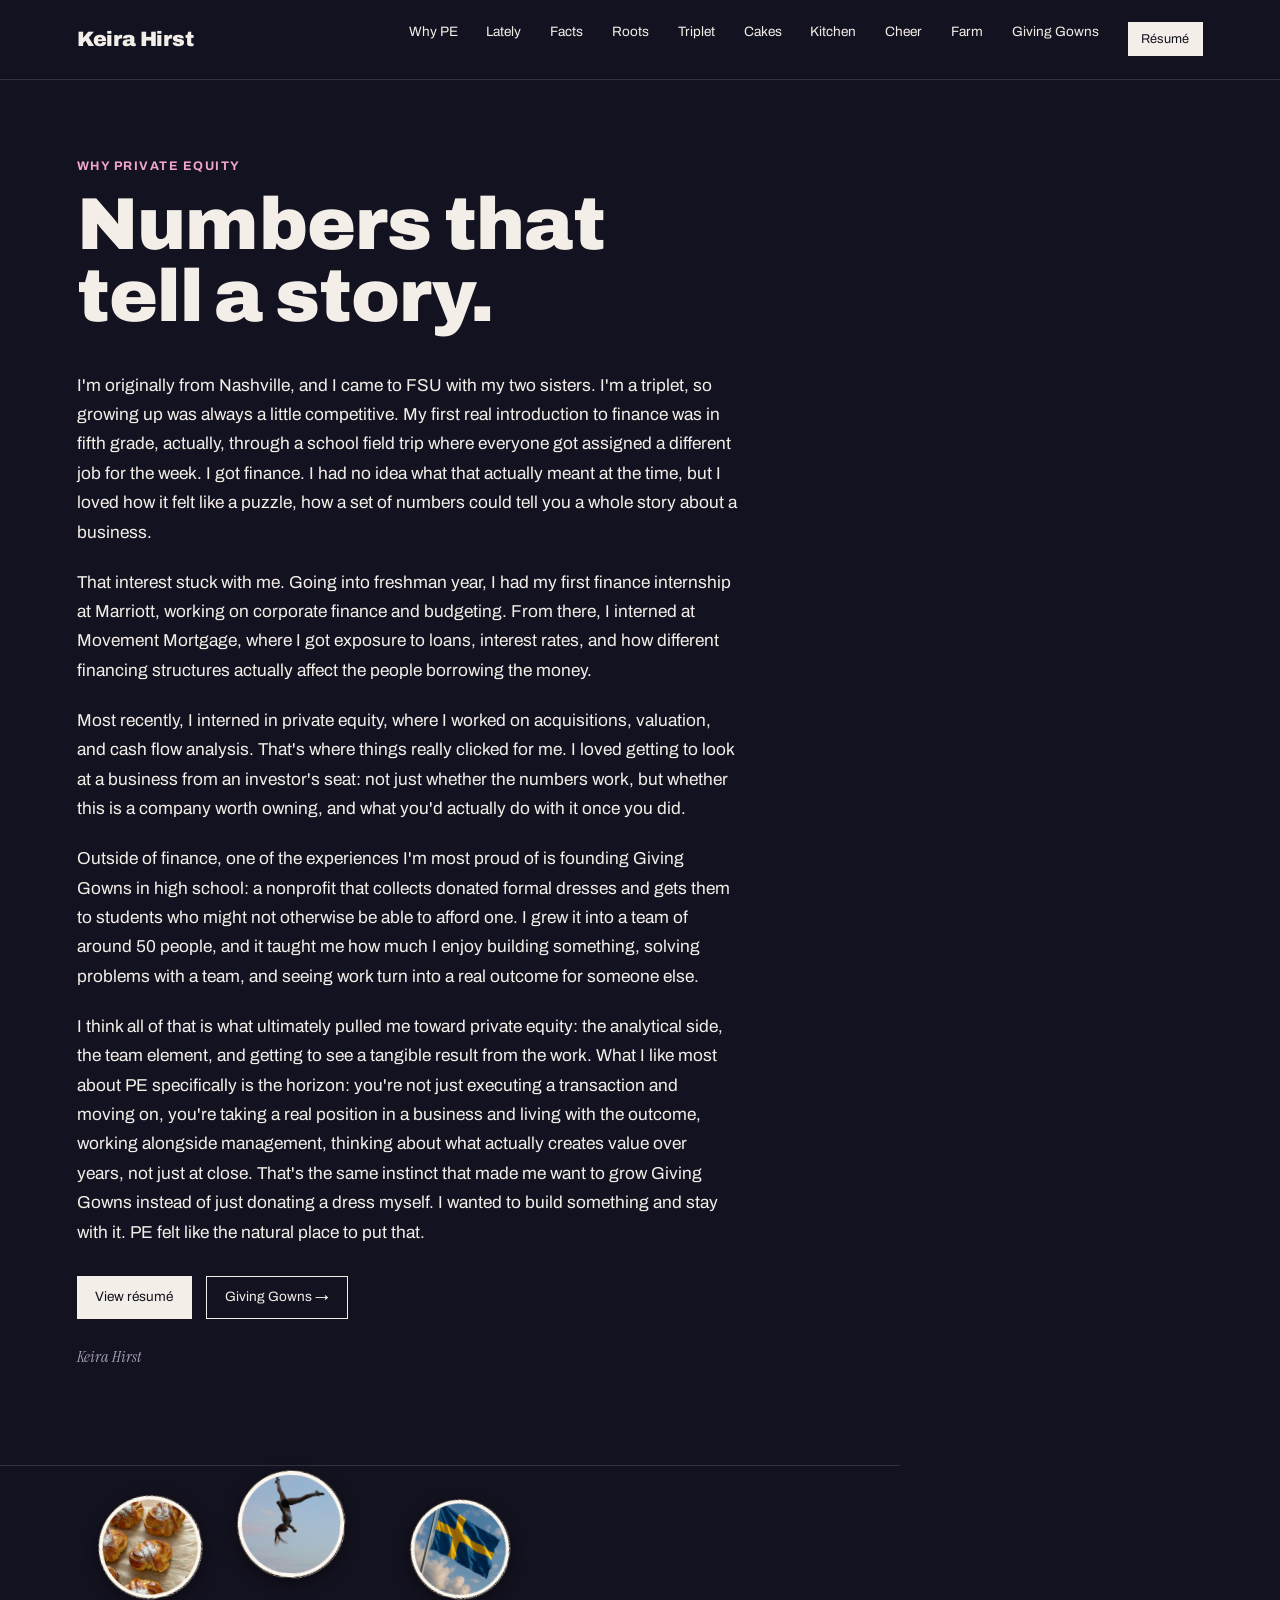
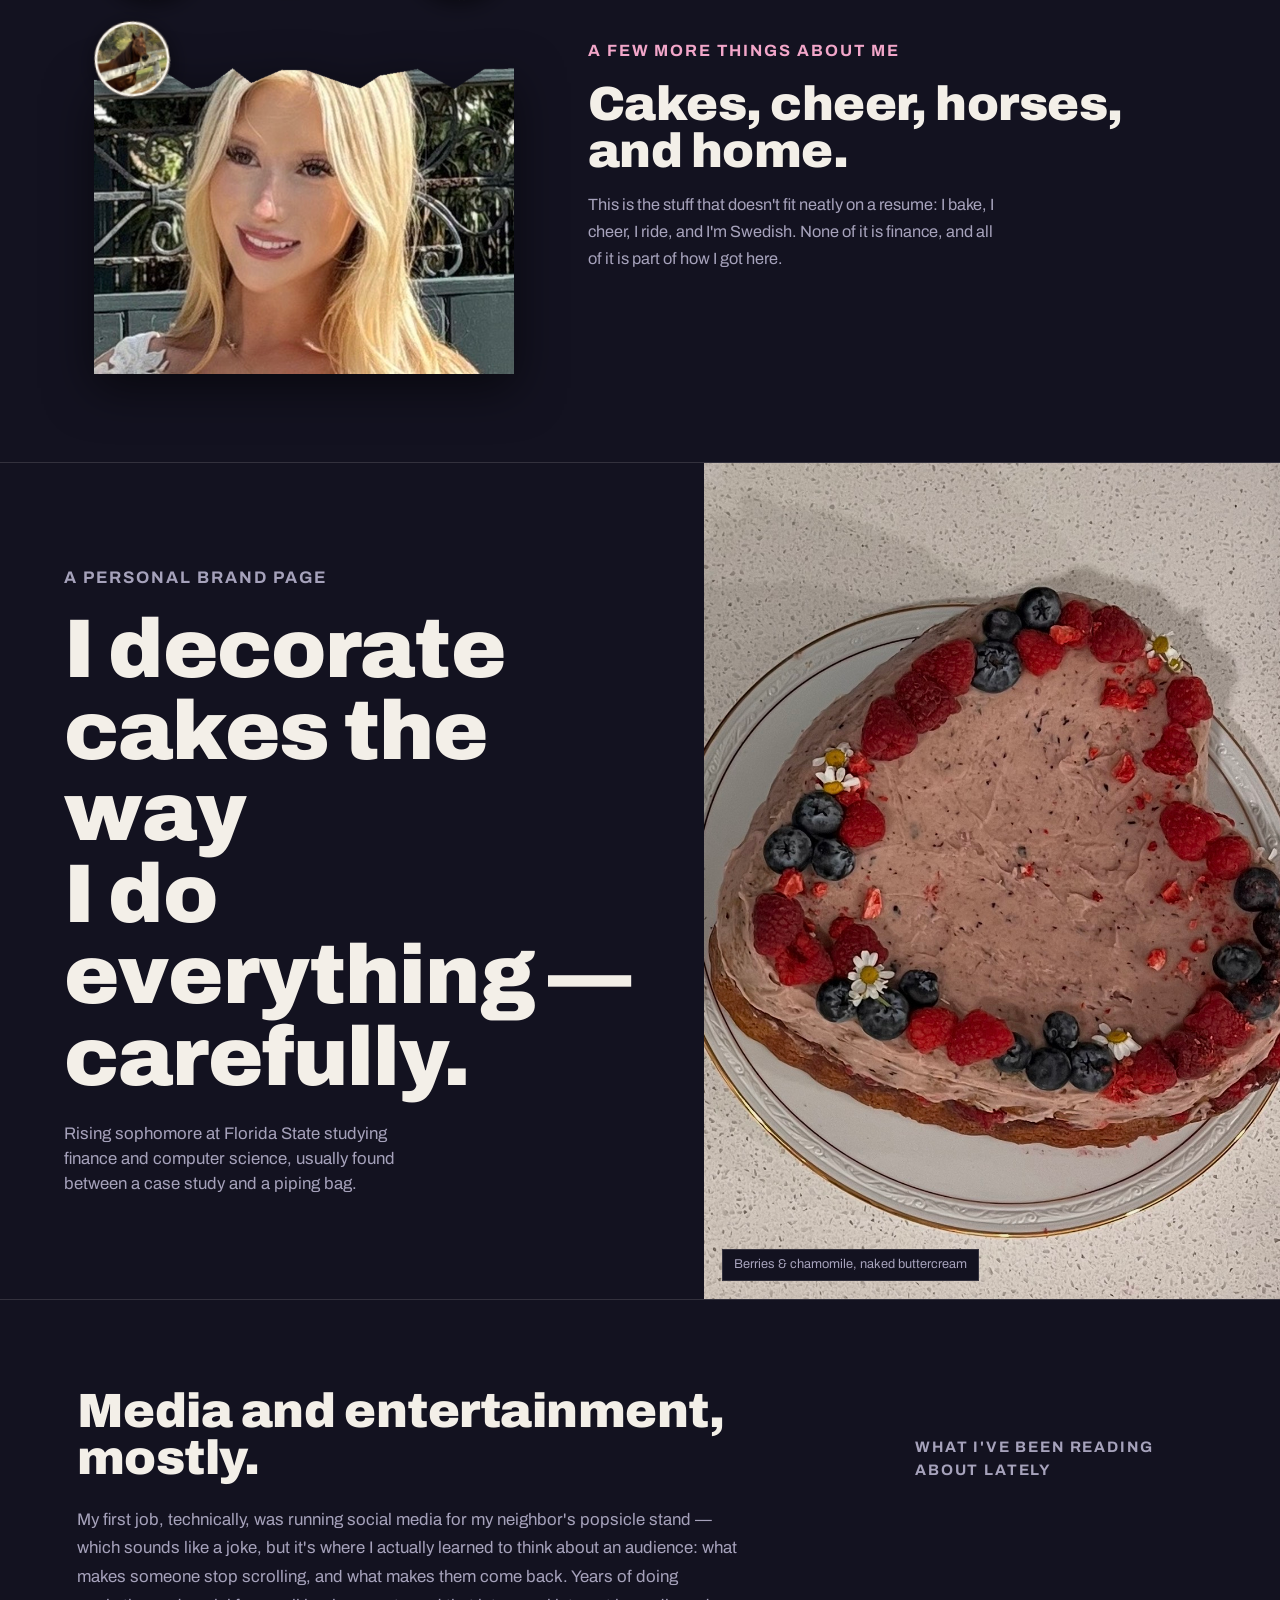
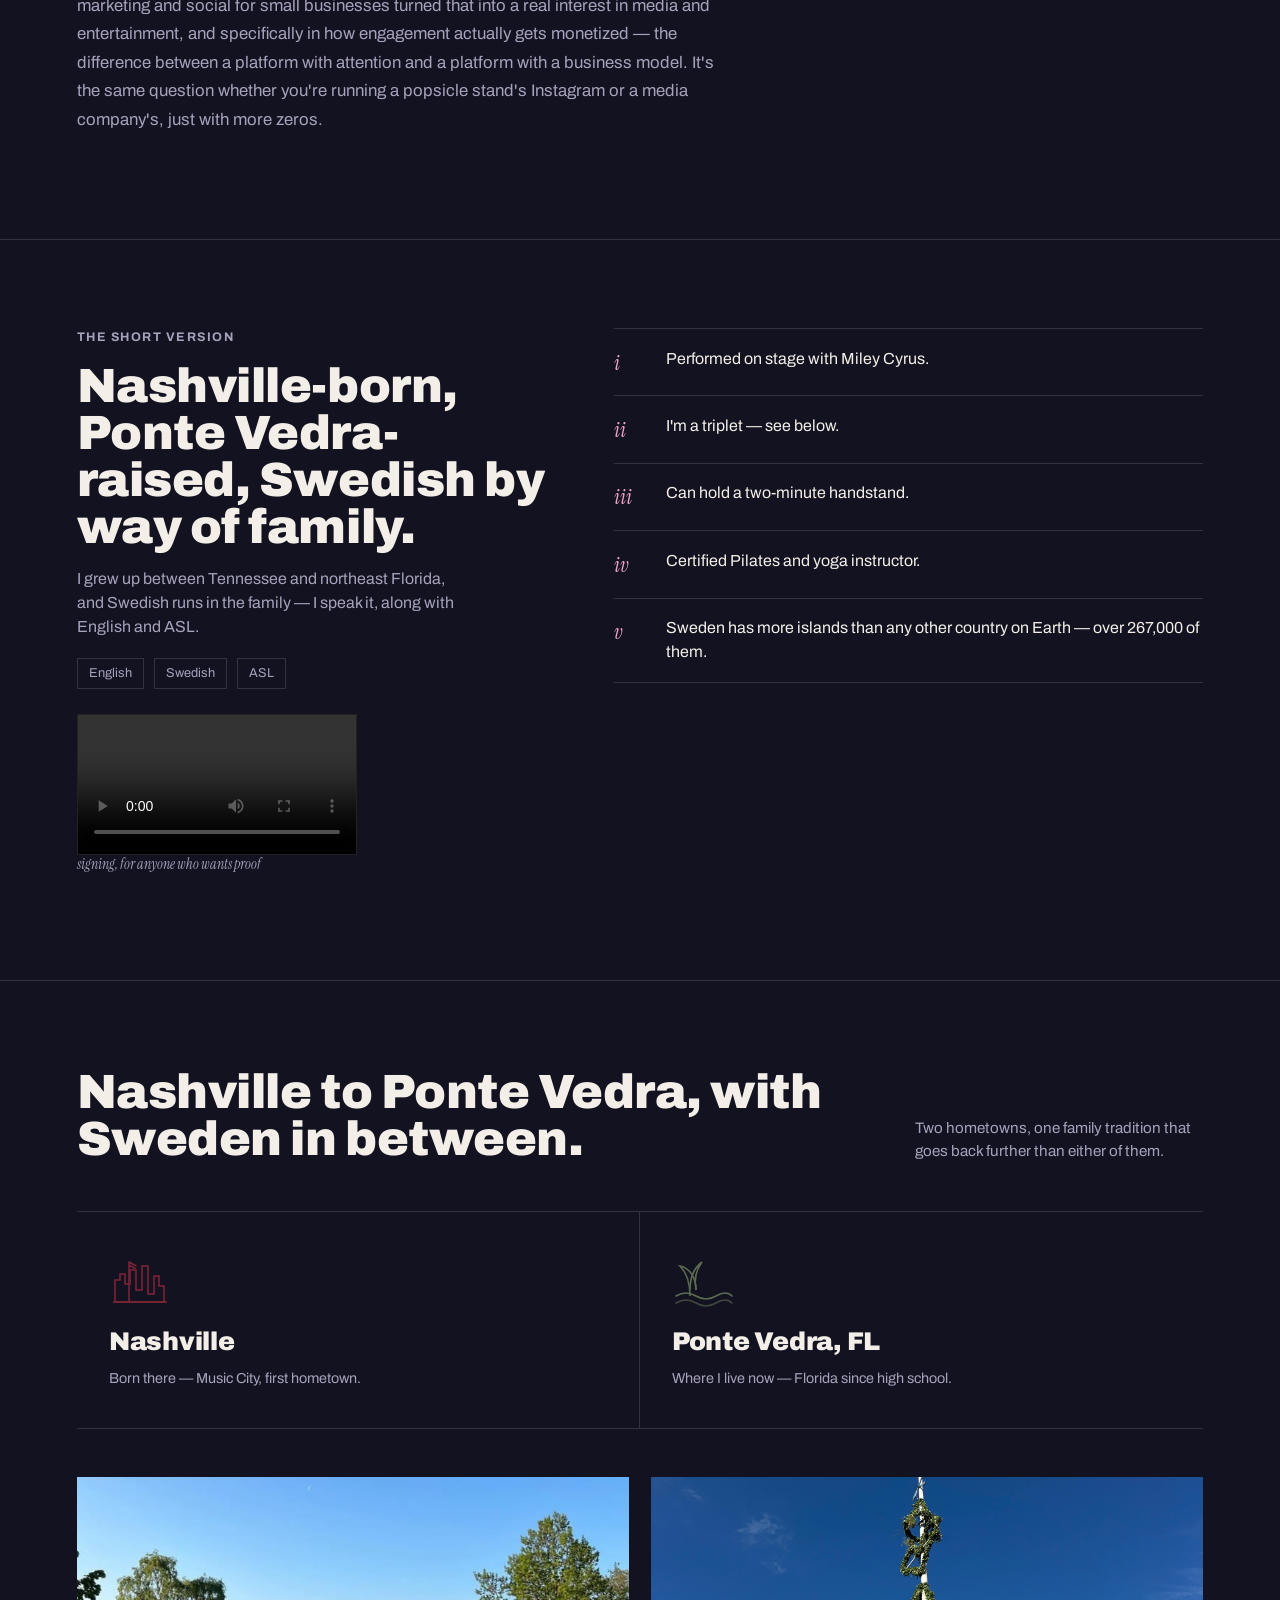
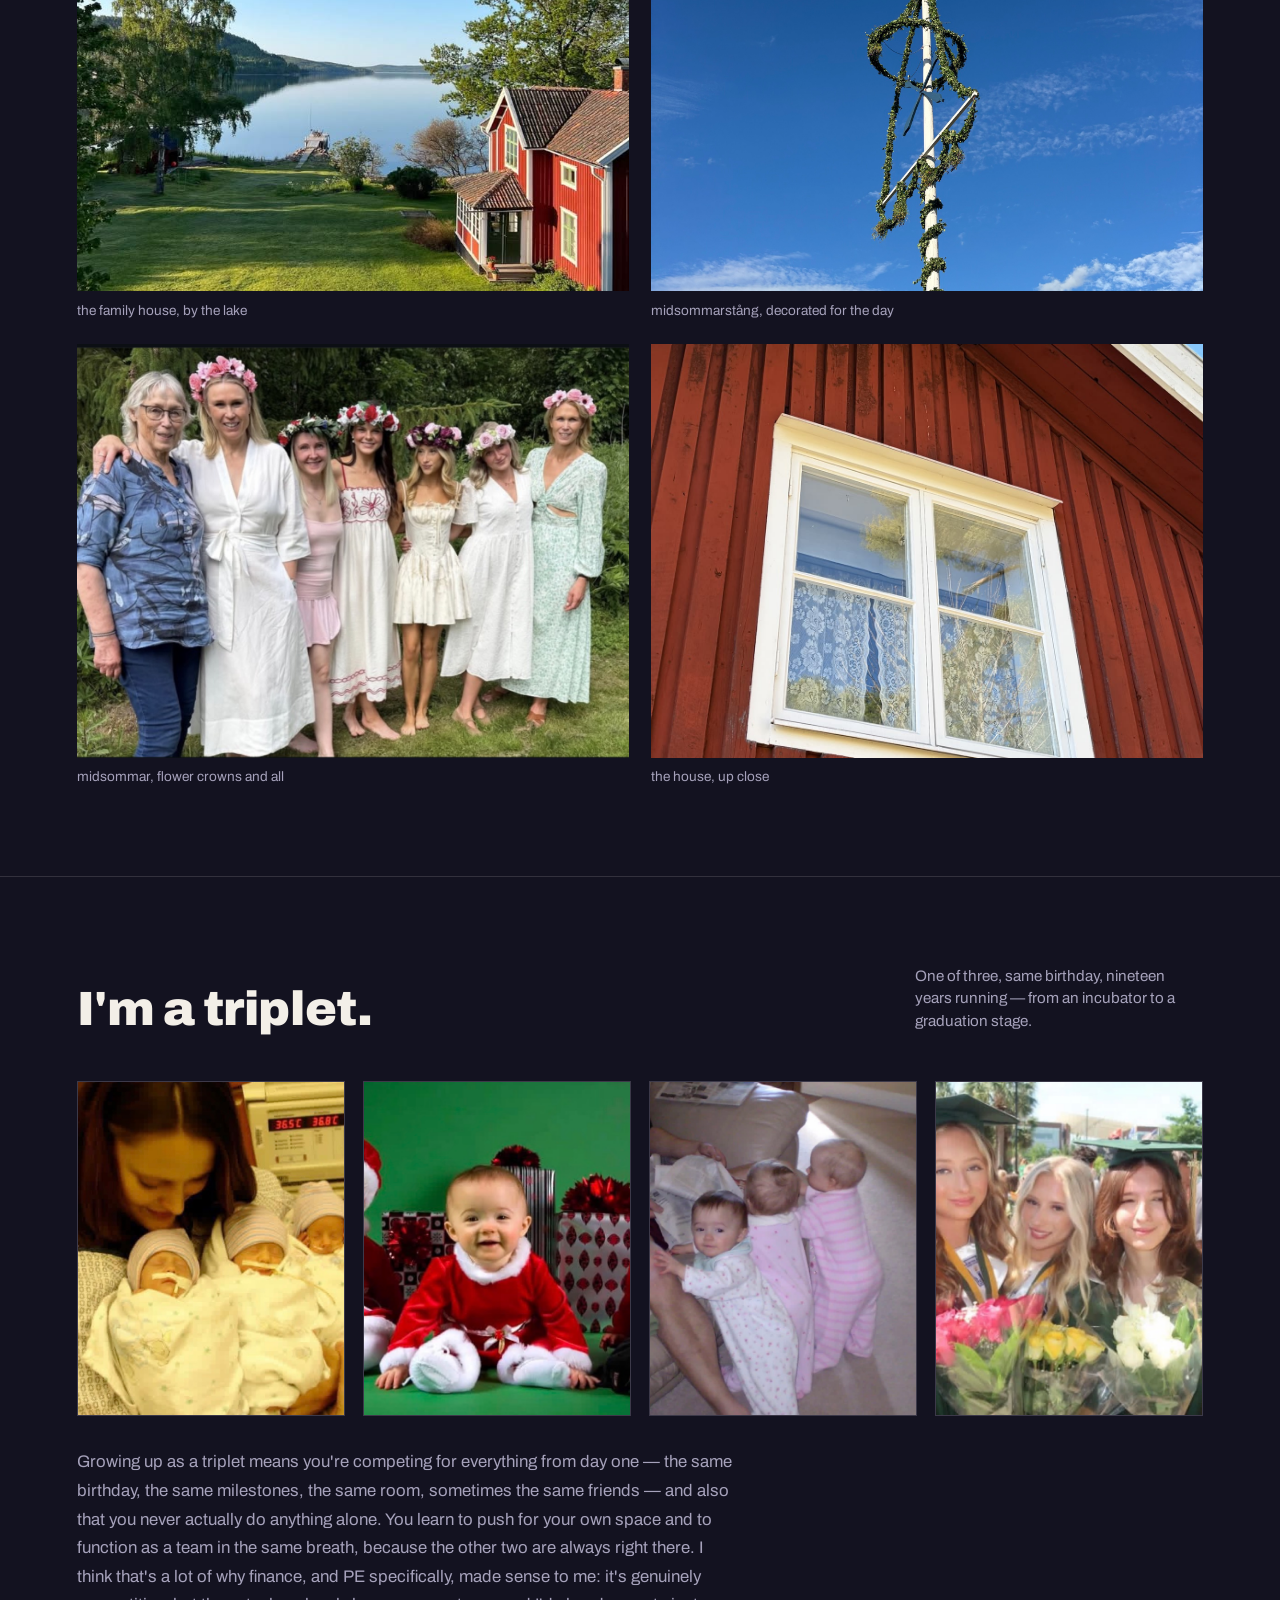
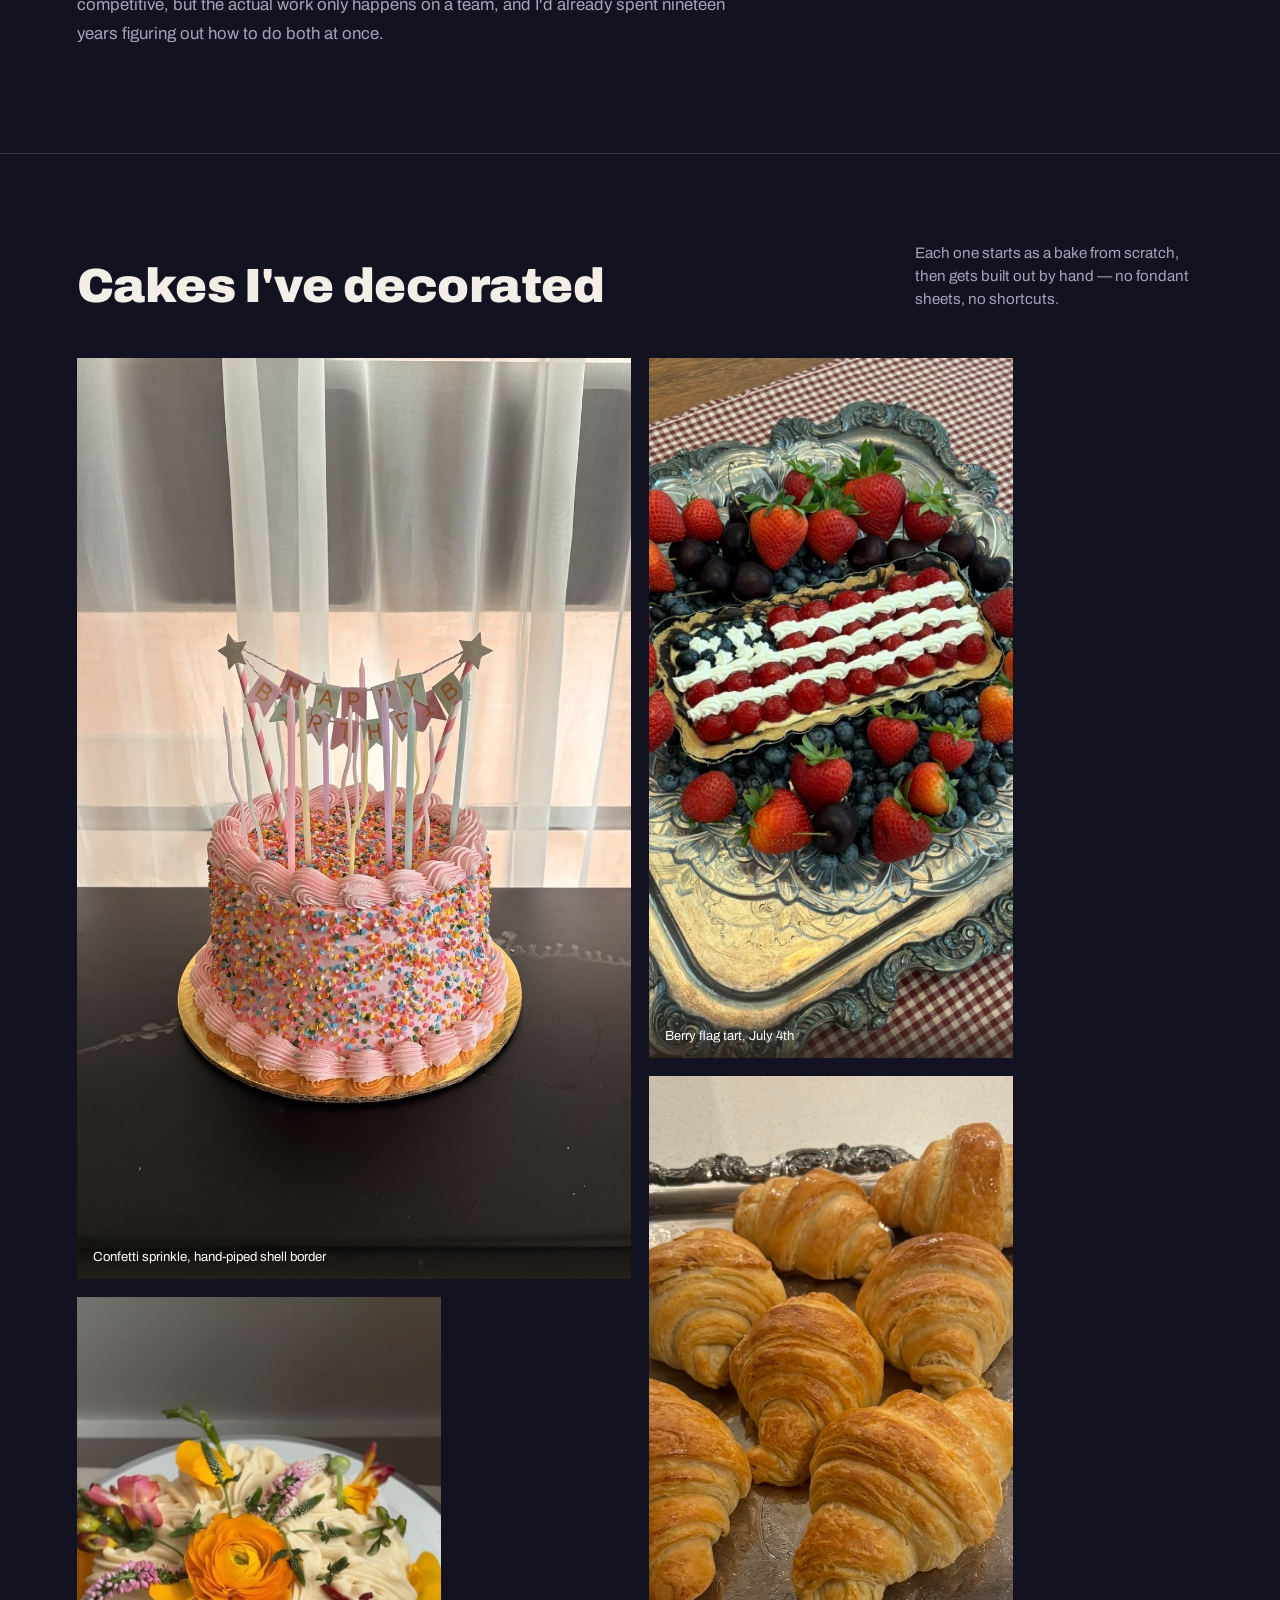
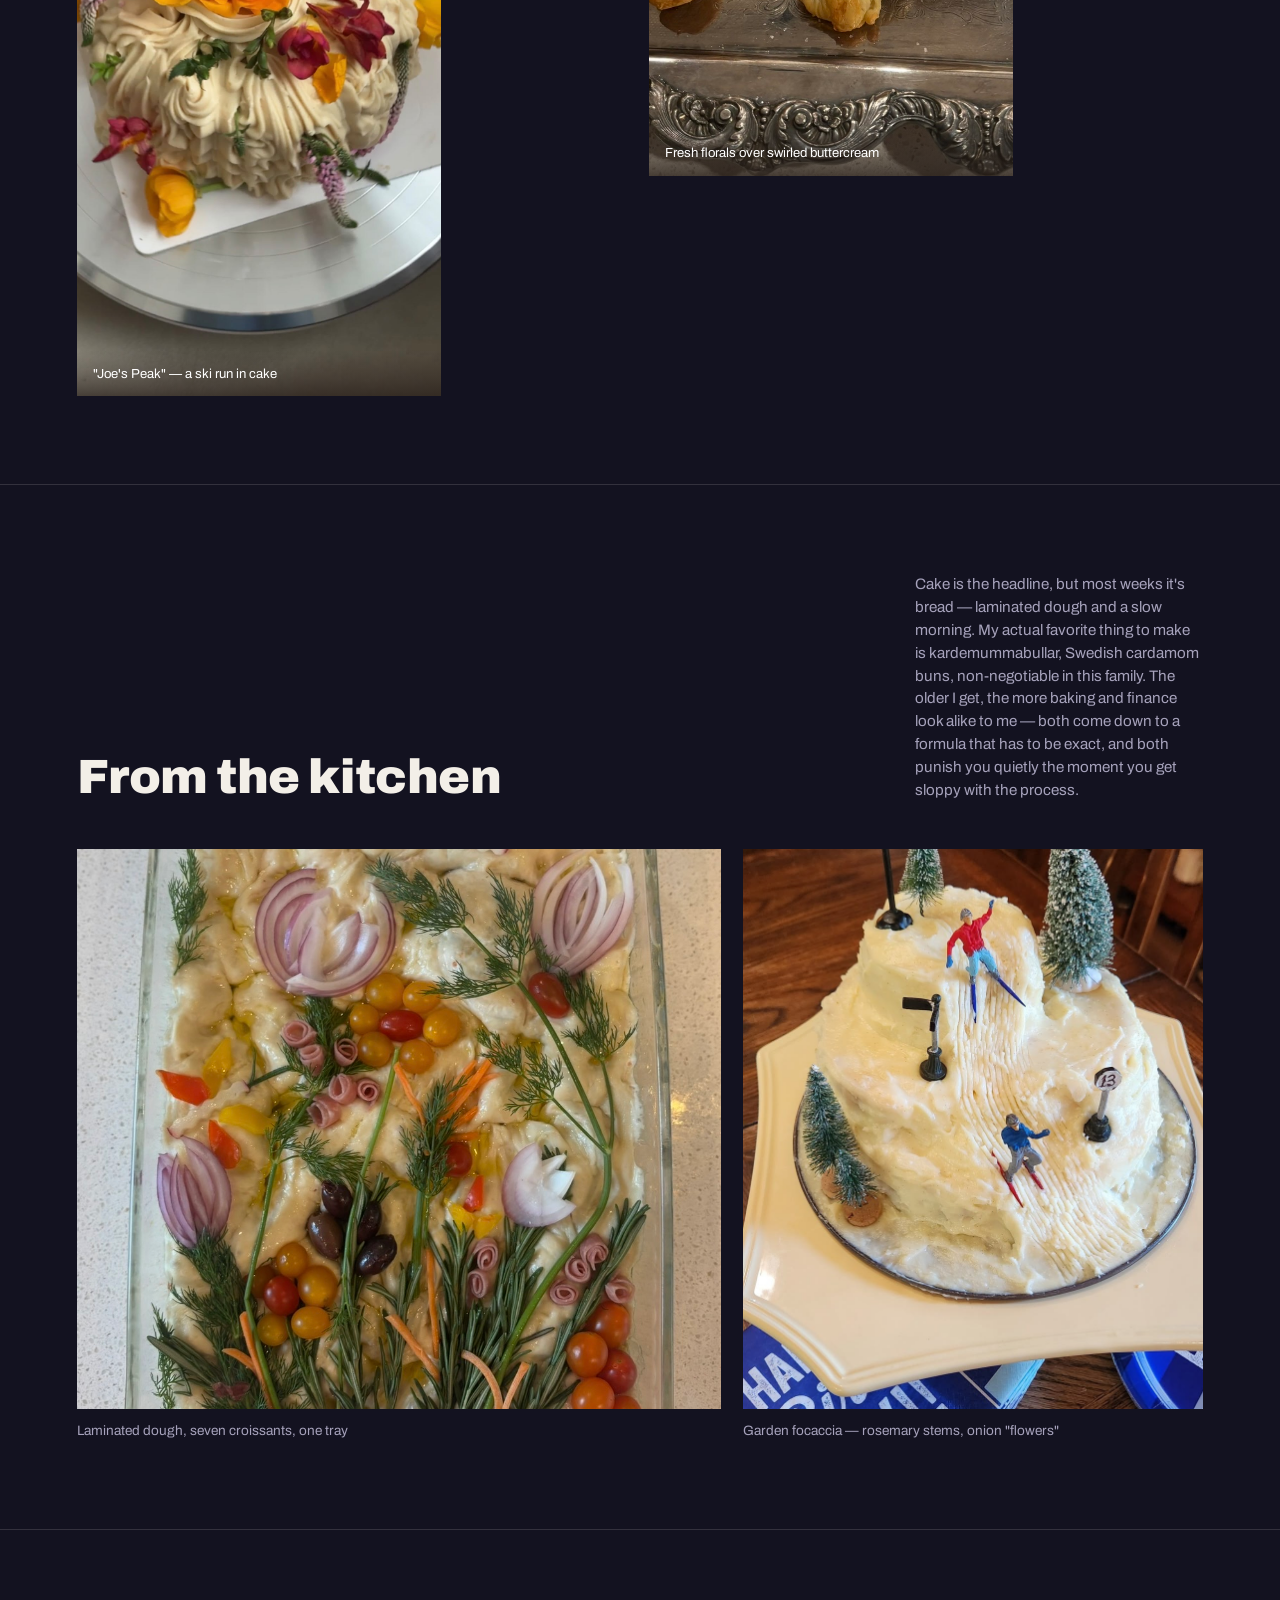
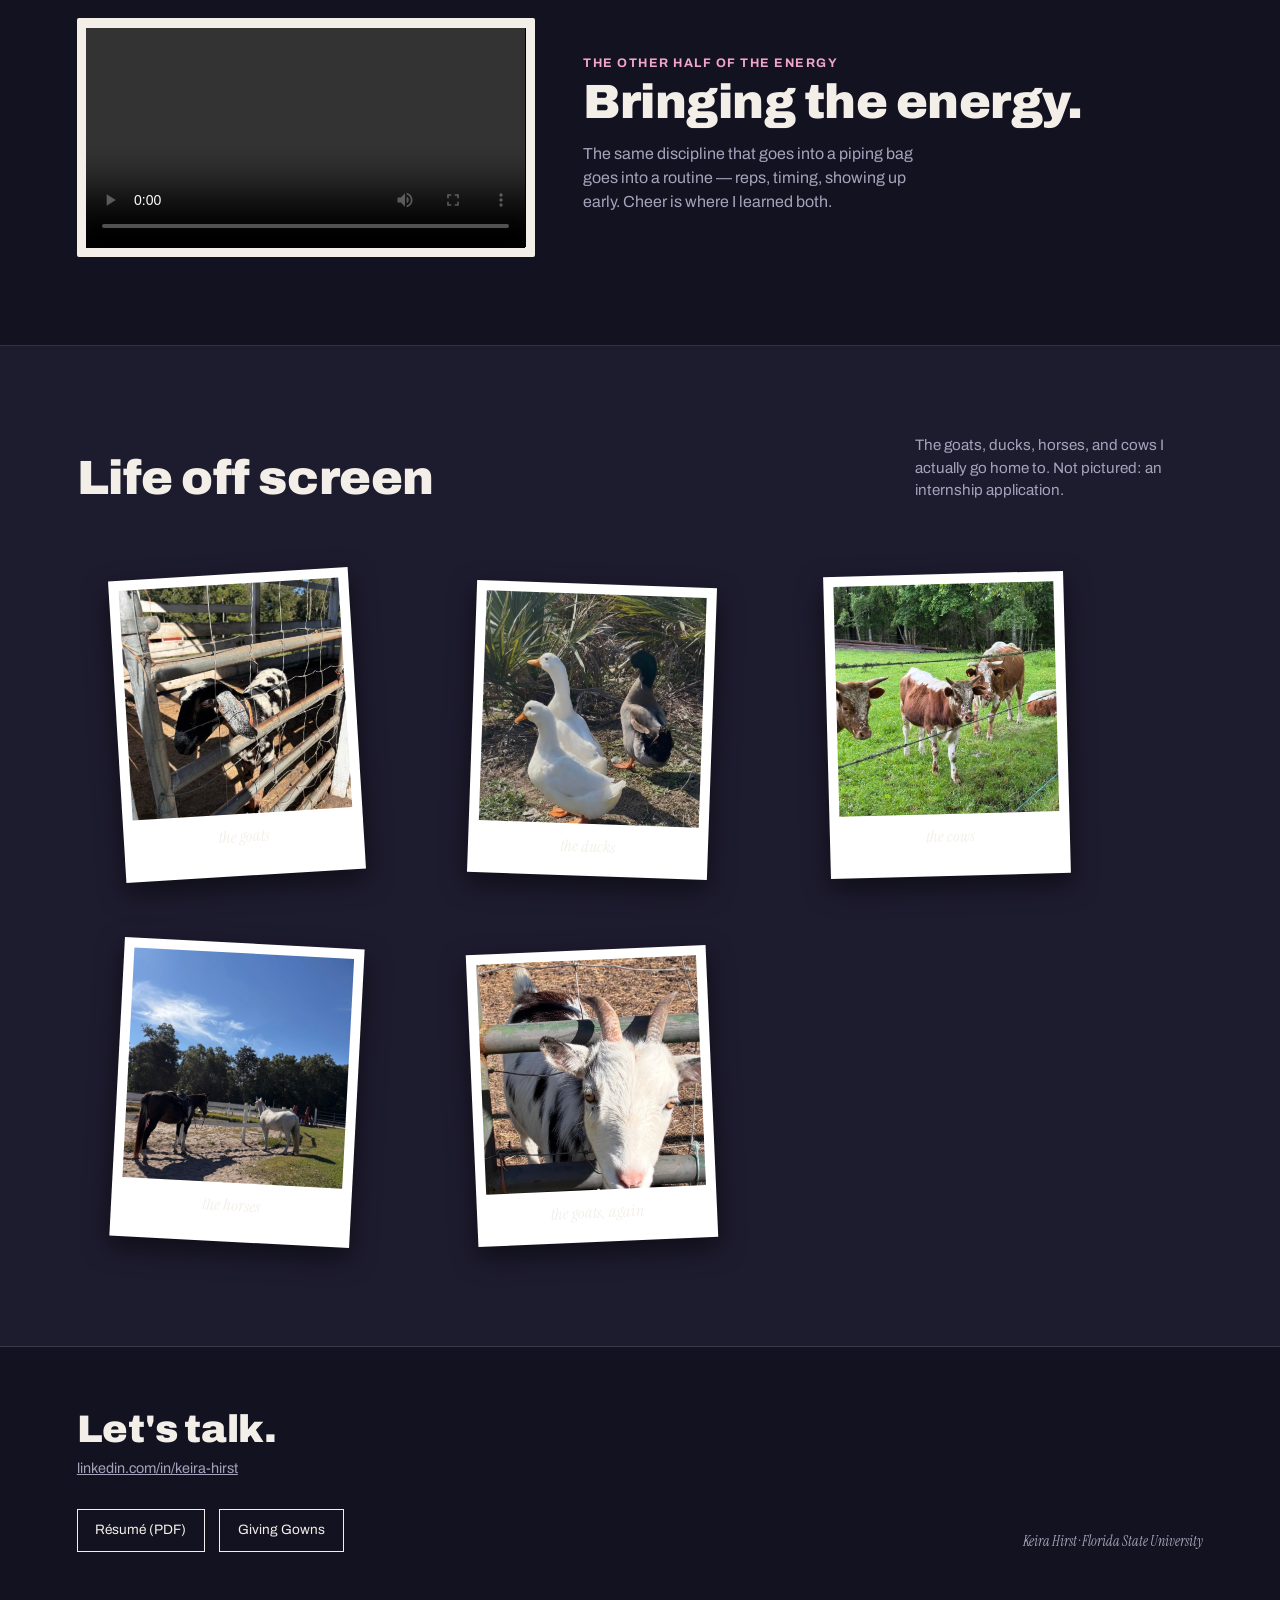
<file: index.html>
<!DOCTYPE html>
<html lang="en">
<head>
<meta charset="UTF-8">
<meta name="viewport" content="width=device-width, initial-scale=1.0">
<title>Keira Hirst</title>
<link rel="preconnect" href="https://fonts.googleapis.com">
<link rel="preconnect" href="https://fonts.gstatic.com" crossorigin>
<link href="https://fonts.googleapis.com/css2?family=Instrument+Serif:ital@0;1&family=Archivo:wght@400;500;600;700;800;900&display=swap" rel="stylesheet">
<link rel="stylesheet" href="assets/styles.css">
</head>
<body>

<nav class="nav">
  <div class="nav-name">Keira Hirst</div>
  <div class="nav-links">
    <a href="#why">Why PE</a>
    <a href="#lately">Lately</a>
    <a href="#facts">Facts</a>
    <a href="#roots">Roots</a>
    <a href="#triplet">Triplet</a>
    <a href="#cakes">Cakes</a>
    <a href="#kitchen">Kitchen</a>
    <a href="#cheer">Cheer</a>
    <a href="#farm">Farm</a>
    <a href="giving-gowns.html">Giving Gowns</a>
    <a class="btn btn-solid" href="assets/keira-hirst-resume.pdf" target="_blank" rel="noopener">Résumé</a>
  </div>
</nav>

<section id="why" class="why">
  <p class="label">why private equity</p>
  <h1 class="why-h1">Numbers that<br>tell a story.</h1>
  <div class="why-body">
    <p>I'm originally from Nashville, and I came to FSU with my two sisters. I'm a triplet, so growing up was always a little competitive. My first real introduction to finance was in fifth grade, actually, through a school field trip where everyone got assigned a different job for the week. I got finance. I had no idea what that actually meant at the time, but I loved how it felt like a puzzle, how a set of numbers could tell you a whole story about a business.</p>
    <p>That interest stuck with me. Going into freshman year, I had my first finance internship at Marriott, working on corporate finance and budgeting. From there, I interned at Movement Mortgage, where I got exposure to loans, interest rates, and how different financing structures actually affect the people borrowing the money.</p>
    <p>Most recently, I interned in private equity, where I worked on acquisitions, valuation, and cash flow analysis. That's where things really clicked for me. I loved getting to look at a business from an investor's seat: not just whether the numbers work, but whether this is a company worth owning, and what you'd actually do with it once you did.</p>
    <p>Outside of finance, one of the experiences I'm most proud of is founding Giving Gowns in high school: a nonprofit that collects donated formal dresses and gets them to students who might not otherwise be able to afford one. I grew it into a team of around 50 people, and it taught me how much I enjoy building something, solving problems with a team, and seeing work turn into a real outcome for someone else.</p>
    <p>I think all of that is what ultimately pulled me toward private equity: the analytical side, the team element, and getting to see a tangible result from the work. What I like most about PE specifically is the horizon: you're not just executing a transaction and moving on, you're taking a real position in a business and living with the outcome, working alongside management, thinking about what actually creates value over years, not just at close. That's the same instinct that made me want to grow Giving Gowns instead of just donating a dress myself. I wanted to build something and stay with it. PE felt like the natural place to put that.</p>
  </div>
  <div class="cta-row">
    <a class="btn btn-solid" href="assets/keira-hirst-resume.pdf" target="_blank" rel="noopener">View résumé</a>
    <a class="btn btn-line" href="giving-gowns.html">Giving Gowns →</a>
  </div>
  <p class="why-sign">Keira Hirst</p>
</section>

<section id="mix">
  <div class="brain">
    <div class="head-stage">
      <img class="photo" src="assets/keira-cutout.png" alt="Keira Hirst, torn-paper style, with photos popping out of the top of her head">

      <div class="sticker" style="width:104px; top:-14%; left:1%; transform:rotate(-12deg);">
        <img src="assets/sticker-kardemummabullar.png" alt="Sticker of homemade Swedish cardamom buns" style="width:100%; display:block;">
      </div>

      <div class="sticker" style="width:108px; top:-20%; left:34%; transform:rotate(4deg);">
        <img src="assets/sticker-cheer.png" alt="Sticker of a cheerleader mid-flip during a basket toss" style="width:100%; display:block;">
      </div>

      <div class="sticker" style="width:100px; top:-13%; right:1%; transform:rotate(13deg);">
        <img src="assets/sticker-swedenflag.png" alt="Sticker of the Swedish flag" style="width:100%; display:block;">
      </div>

      <div class="sticker" style="width:76px; top:16%; left:0%; transform:rotate(-9deg);">
        <img src="assets/sticker-horse.png" alt="Sticker of a horse looking over a fence" style="width:100%; display:block;">
      </div>
    </div>

    <div class="brain-copy">
      <p class="label">a few more things about me</p>
      <h2>Cakes, cheer, horses, and home.</h2>
      <p>This is the stuff that doesn't fit neatly on a resume: I bake, I cheer, I ride, and I'm Swedish. None of it is finance, and all of it is part of how I got here.</p>
    </div>
  </div>
</section>

<section class="hero" style="padding:0; border-bottom:1px solid var(--rule);">
  <div class="hero-copy">
    <p class="label">a personal brand page</p>
    <h1>I decorate<br>cakes the way<br>I do everything —<br>carefully.</h1>
    <p>Rising sophomore at Florida State studying finance and computer science, usually found between a case study and a piping bag.</p>
  </div>
  <div class="hero-photo">
    <img src="assets/IMG_2882.jpeg" alt="Heart-shaped cake topped with raspberries, blueberries, and chamomile flowers">
    <div class="cap">Berries & chamomile, naked buttercream</div>
  </div>
</section>

<section id="lately">
  <div class="section-head">
    <h2>Media and entertainment, mostly.</h2>
    <p class="label">what I've been reading about lately</p>
  </div>
  <p style="max-width:66ch; color:var(--ink-soft); font-size:1.05rem; line-height:1.7; margin-top:-1.5rem;">My first job, technically, was running social media for my neighbor's popsicle stand — which sounds like a joke, but it's where I actually learned to think about an audience: what makes someone stop scrolling, and what makes them come back. Years of doing marketing and social for small businesses turned that into a real interest in media and entertainment, and specifically in how engagement actually gets monetized — the difference between a platform with attention and a platform with a business model. It's the same question whether you're running a popsicle stand's Instagram or a media company's, just with more zeros.</p>
</section>

<section id="facts">
  <div class="facts-grid">
    <div class="bio">
      <p class="label">the short version</p>
      <h2 style="font-size:clamp(2.1rem,4vw,3rem); margin:0 0 1rem 0;">Nashville-born, Ponte Vedra-raised, Swedish by way of family.</h2>
      <p>I grew up between Tennessee and northeast Florida, and Swedish runs in the family — I speak it, along with English and ASL.</p>
      <div class="langs">
        <span>English</span>
        <span>Swedish</span>
        <span>ASL</span>
      </div>
      <div class="asl-video">
        <video controls preload="metadata">
          <source src="assets/asl.mp4" type="video/mp4">
          Your browser doesn't support embedded video — the file is in the assets folder.
        </video>
        <p class="asl-cap">signing, for anyone who wants proof</p>
      </div>
    </div>
    <ul class="facts-list">
      <li><span class="num">i</span><p>Performed on stage with Miley Cyrus.</p></li>
      <li><span class="num">ii</span><p>I'm a triplet — see below.</p></li>
      <li><span class="num">iii</span><p>Can hold a two-minute handstand.</p></li>
      <li><span class="num">iv</span><p>Certified Pilates and yoga instructor.</p></li>
      <li><span class="num">v</span><p>Sweden has more islands than any other country on Earth — over 267,000 of them.</p></li>
    </ul>
  </div>
</section>

<section id="roots">
  <div class="section-head">
    <h2>Nashville to Ponte Vedra, with Sweden in between.</h2>
    <p>Two hometowns, one family tradition that goes back further than either of them.</p>
  </div>
  <div class="roots-grid">
    <div class="roots-card">
      <svg viewBox="0 0 64 64" fill="none" xmlns="http://www.w3.org/2000/svg" stroke="#7C2436" stroke-width="1.6">
        <path d="M6 52 L6 30 L11 30 L11 24 L16 24 L16 34 L21 34 L21 20 L27 20 L27 40 L33 40 L33 16 L39 16 L39 44 L45 44 L45 26 L50 26 L50 36 L55 36 L55 52 Z"/>
        <line x1="4" y1="52" x2="58" y2="52"/>
        <path d="M20 52 L20 12 M20 12 L27 16 M20 15 L26 18.5" stroke-linecap="round"/>
      </svg>
      <h3>Nashville</h3>
      <p>Born there — Music City, first hometown.</p>
    </div>
    <div class="roots-card">
      <svg viewBox="0 0 64 64" fill="none" xmlns="http://www.w3.org/2000/svg" stroke="#5B6B4F" stroke-width="1.6">
        <path d="M4 46 Q14 40 24 46 T44 46 T60 46" stroke-linecap="round"/>
        <path d="M4 53 Q14 47 24 53 T44 53 T60 53" stroke-linecap="round" opacity="0.6"/>
        <path d="M18 46 C18 30 14 22 8 16 C18 18 24 28 24 40" />
        <path d="M18 40 C18 26 22 18 30 12 C24 20 22 30 24 40" />
      </svg>
      <h3>Ponte Vedra, FL</h3>
      <p>Where I live now — Florida since high school.</p>
    </div>
  </div>
  <div class="sweden-grid">
    <figure>
      <div class="frame"><img src="assets/IMG_0306.jpeg" alt="A red Swedish cottage on a lake at sunset"></div>
      <figcaption>the family house, by the lake</figcaption>
    </figure>
    <figure>
      <div class="frame"><img src="assets/IMG_8424.jpeg" alt="A traditional Swedish maypole decorated with greenery against a blue sky"></div>
      <figcaption>midsommarstång, decorated for the day</figcaption>
    </figure>
    <figure>
      <div class="frame"><img src="assets/sweden-family.jpg" alt="Family group photo wearing traditional flower crowns for Midsommar"></div>
      <figcaption>midsommar, flower crowns and all</figcaption>
    </figure>
    <figure>
      <div class="frame"><img src="assets/IMG_0307.jpeg" alt="Close-up of a window on the red cottage, with lace curtains"></div>
      <figcaption>the house, up close</figcaption>
    </figure>
  </div>
</section>

<section id="triplet">
  <div class="section-head">
    <h2>I'm a triplet.</h2>
    <p>One of three, same birthday, nineteen years running — from an incubator to a graduation stage.</p>
  </div>
  <div class="filmstrip">
    <figure>
      <div class="frame"><img src="assets/IMG_2893.jpeg" alt="Newborn triplets in matching striped hats, held by their mother in the hospital"></div>
    </figure>
    <figure>
      <div class="frame"><img src="assets/IMG_2892.jpeg" alt="The triplets as babies dressed in matching red holiday outfits"></div>
    </figure>
    <figure>
      <div class="frame"><img src="assets/IMG_2890.jpeg" alt="The triplets as toddlers learning to stand together"></div>
    </figure>
    <figure>
      <div class="frame"><img src="assets/IMG_2891.jpeg" alt="The triplets in green graduation gowns holding bouquets"></div>
    </figure>
  </div>
  <p style="max-width:66ch; color:var(--ink-soft); font-size:1.05rem; line-height:1.7; margin-top:2rem;">Growing up as a triplet means you're competing for everything from day one — the same birthday, the same milestones, the same room, sometimes the same friends — and also that you never actually do anything alone. You learn to push for your own space and to function as a team in the same breath, because the other two are always right there. I think that's a lot of why finance, and PE specifically, made sense to me: it's genuinely competitive, but the actual work only happens on a team, and I'd already spent nineteen years figuring out how to do both at once.</p>
</section>

<section id="cakes">
  <div class="section-head">
    <h2>Cakes I've decorated</h2>
    <p>Each one starts as a bake from scratch, then gets built out by hand — no fondant sheets, no shortcuts.</p>
  </div>
  <div class="masonry">
    <figure class="m-a m-tall">
      <img src="assets/IMG_2878.jpeg" alt="Pink sprinkle birthday cake with a Happy Birthday bunting and candles">
      <figcaption>Confetti sprinkle, hand-piped shell border</figcaption>
    </figure>
    <figure class="m-c m-med">
      <img src="assets/IMG_2880.jpeg" alt="Red, white and blue berry tart shaped like an American flag">
      <figcaption>Berry flag tart, July 4th</figcaption>
    </figure>
    <figure class="m-c m-med">
      <img src="assets/IMG_2875.jpeg" alt="Cake covered in swirled buttercream and fresh ranunculus, roses, and wildflowers">
      <figcaption>Fresh florals over swirled buttercream</figcaption>
    </figure>
    <figure class="m-d m-med">
      <img src="assets/IMG_2877.jpeg" alt="Ski-slope shaped cake with tiny skier figurines and a Joe's Peak trail sign">
      <figcaption>"Joe's Peak" — a ski run in cake</figcaption>
    </figure>
  </div>
</section>

<section id="kitchen">
  <div class="section-head">
    <h2>From the kitchen</h2>
    <p>Cake is the headline, but most weeks it's bread — laminated dough and a slow morning. My actual favorite thing to make is kardemummabullar, Swedish cardamom buns, non-negotiable in this family. The older I get, the more baking and finance look alike to me — both come down to a formula that has to be exact, and both punish you quietly the moment you get sloppy with the process.</p>
  </div>
  <div class="kitchen-grid">
    <figure>
      <img src="assets/IMG_2874.jpeg" alt="Tray of golden, freshly baked croissants on a silver platter">
      <figcaption>Laminated dough, seven croissants, one tray</figcaption>
    </figure>
    <figure>
      <img src="assets/IMG_2879.jpeg" alt="Focaccia bread decorated with vegetables and herbs to look like a garden">
      <figcaption>Garden focaccia — rosemary stems, onion "flowers"</figcaption>
    </figure>
  </div>
</section>

<section id="cheer" class="cheer">
  <div class="cheer-video">
    <video controls preload="metadata">
      <source src="assets/cheer.mp4" type="video/mp4">
      Your browser doesn't support embedded video — the file is in the assets folder.
    </video>
  </div>
  <div class="cheer-copy">
    <p class="label">the other half of the energy</p>
    <h2>Bringing the energy.</h2>
    <p>The same discipline that goes into a piping bag goes into a routine — reps, timing, showing up early. Cheer is where I learned both.</p>
  </div>
</section>

<section id="farm" class="farm">
  <div class="section-head">
    <h2>Life off screen</h2>
    <p>The goats, ducks, horses, and cows I actually go home to. Not pictured: an internship application.</p>
  </div>
  <div class="scrapbook">
    <figure class="polaroid">
      <img src="assets/IMG_2887.jpeg" alt="Black and white spotted goat looking through a farm gate">
      <figcaption>the goats</figcaption>
    </figure>
    <figure class="polaroid">
      <img src="assets/IMG_2886.jpeg" alt="Two ducks and a mallard standing near palm fronds">
      <figcaption>the ducks</figcaption>
    </figure>
    <figure class="polaroid">
      <img src="assets/IMG_2885.jpeg" alt="Two brown and white cows looking through a wire fence">
      <figcaption>the cows</figcaption>
    </figure>
    <figure class="polaroid">
      <img src="assets/IMG_2888.jpeg" alt="A dark bay horse and a grey horse standing together in a riding ring">
      <figcaption>the horses</figcaption>
    </figure>
    <figure class="polaroid">
      <img src="assets/IMG_2889.jpeg" alt="Close-up of a white goat's face">
      <figcaption>the goats, again</figcaption>
    </figure>
  </div>
</section>

<footer>
  <div>
    <h3>Let's talk.</h3>
    <p><a href="https://www.linkedin.com/in/keira-hirst" target="_blank" rel="noopener">linkedin.com/in/keira-hirst</a></p>
    <div class="cta-row">
      <a class="btn btn-line" href="assets/keira-hirst-resume.pdf" target="_blank" rel="noopener">Résumé (PDF)</a>
      <a class="btn btn-line" href="giving-gowns.html">Giving Gowns</a>
    </div>
  </div>
  <div class="mark">Keira Hirst · Florida State University</div>
</footer>

</body>
</html>
</file>
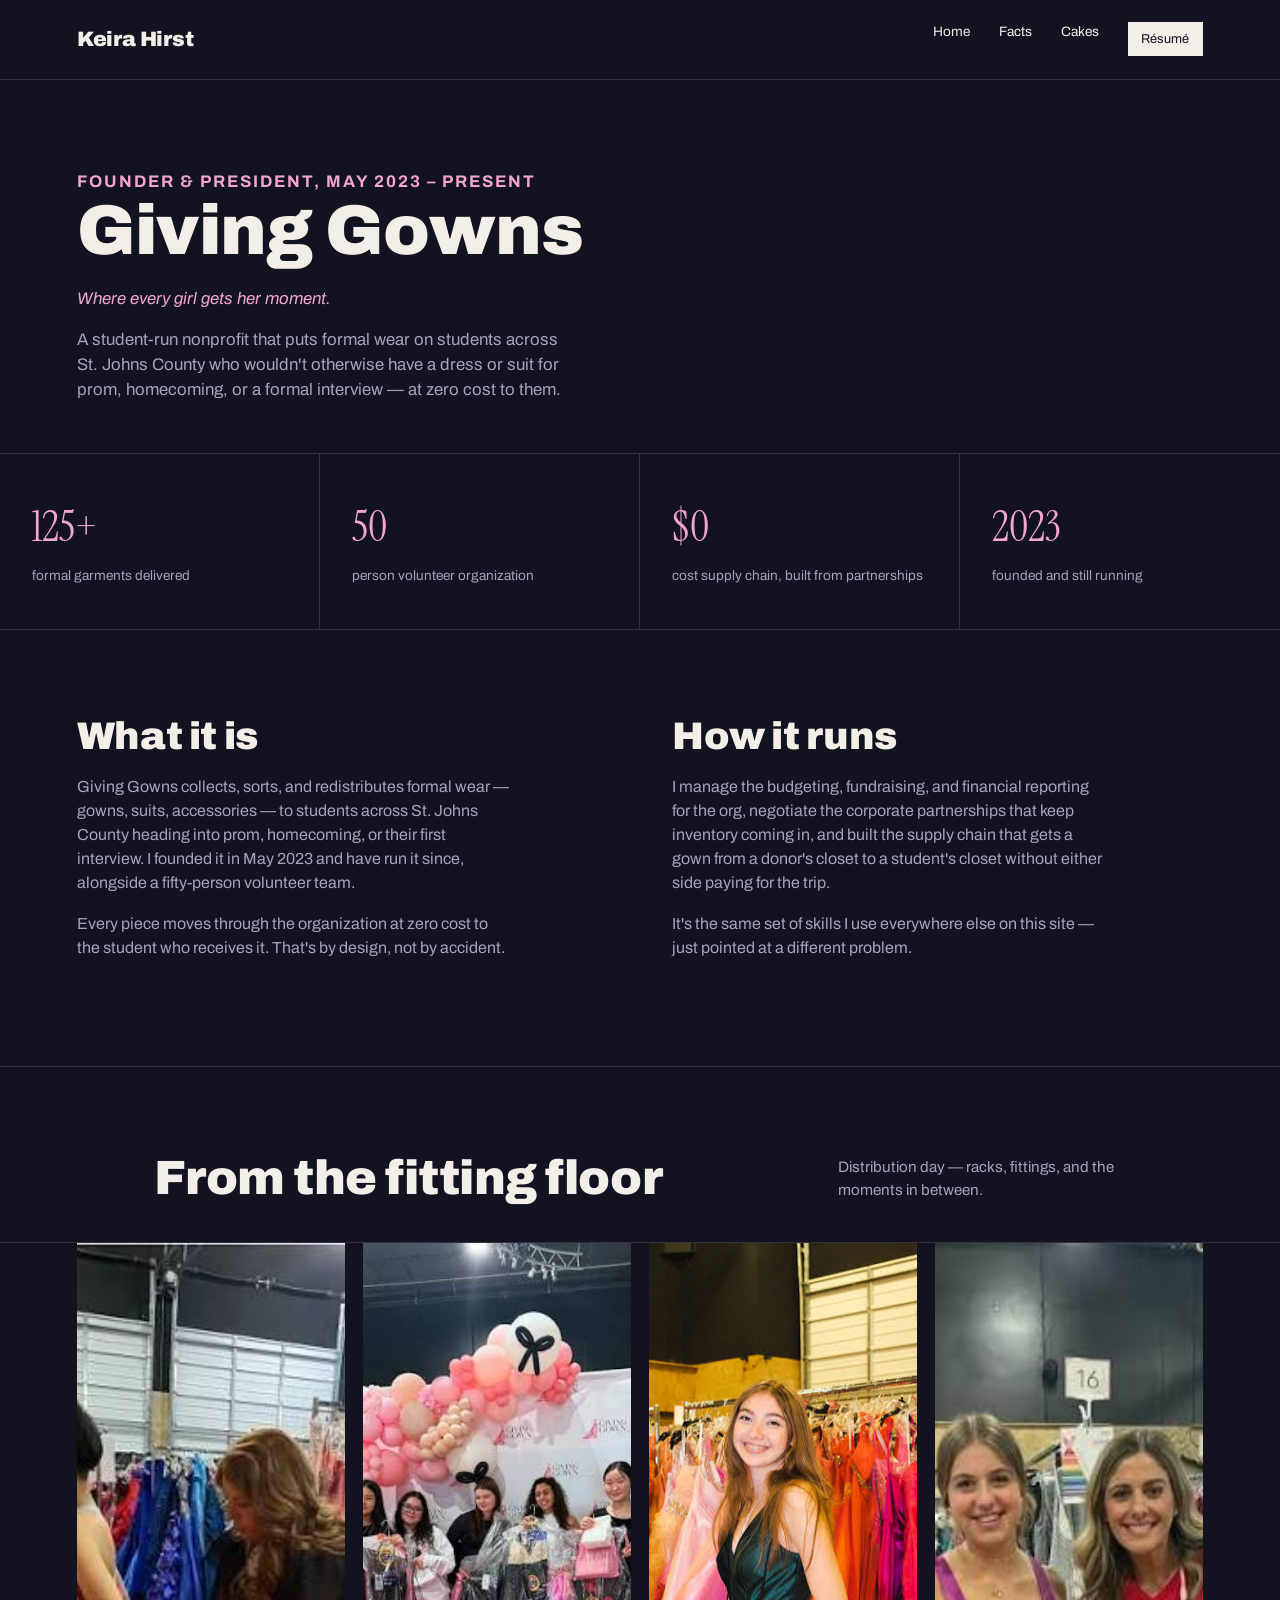
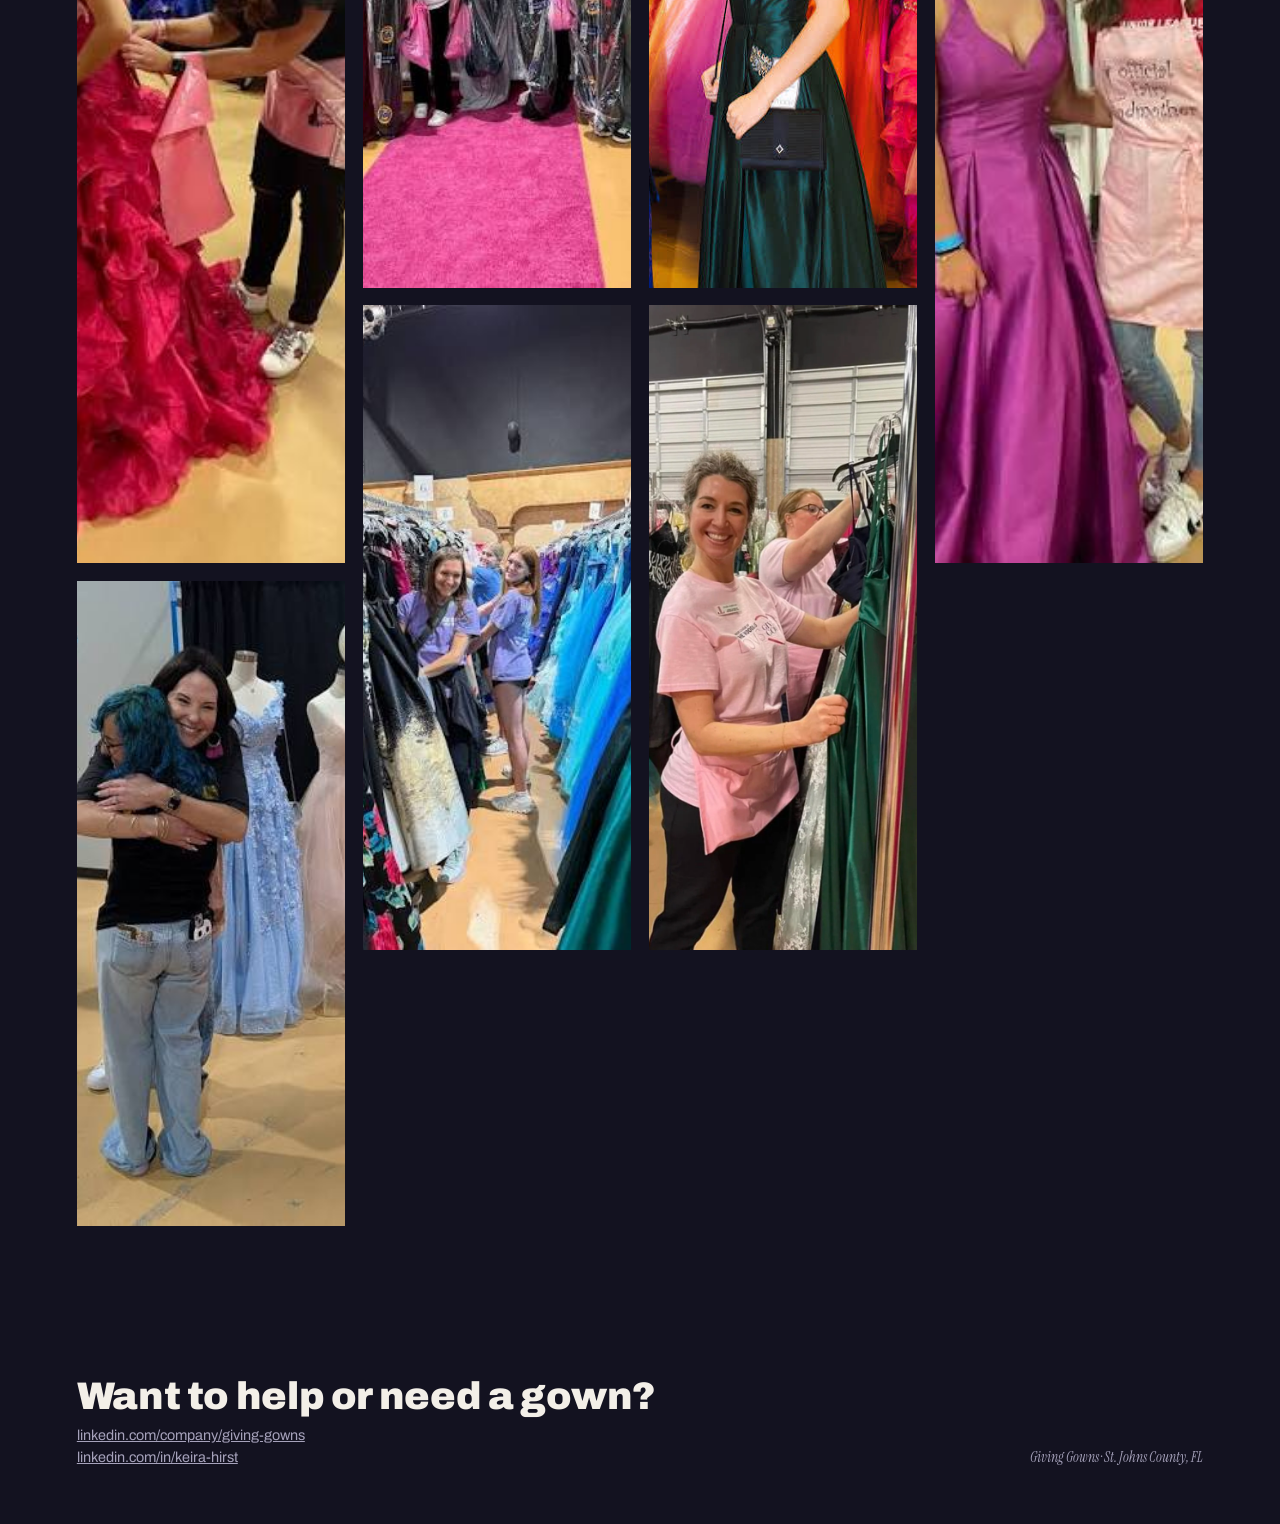
<file: giving-gowns.html>
<!DOCTYPE html>
<html lang="en">
<head>
<meta charset="UTF-8">
<meta name="viewport" content="width=device-width, initial-scale=1.0">
<title>Giving Gowns · Keira Hirst</title>
<link rel="preconnect" href="https://fonts.googleapis.com">
<link rel="preconnect" href="https://fonts.gstatic.com" crossorigin>
<link href="https://fonts.googleapis.com/css2?family=Instrument+Serif:ital@0;1&family=Archivo:wght@400;500;600;700;800;900&display=swap" rel="stylesheet">
<link rel="stylesheet" href="assets/styles.css">
</head>
<body>

<nav class="nav">
  <div class="nav-name">Keira Hirst</div>
  <div class="nav-links">
    <a href="index.html">Home</a>
    <a href="index.html#facts">Facts</a>
    <a href="index.html#cakes">Cakes</a>
    <a class="btn btn-solid" href="assets/keira-hirst-resume.pdf" target="_blank" rel="noopener">Résumé</a>
  </div>
</nav>

<section class="gg-hero">
  <p class="label">founder & president, May 2023 – present</p>
  <h1>Giving Gowns</h1>
  <p style="font-style:italic; color:var(--berry); margin-bottom:1rem;">Where every girl gets her moment.</p>
  <p>A student-run nonprofit that puts formal wear on students across St. Johns County who wouldn't otherwise have a dress or suit for prom, homecoming, or a formal interview — at zero cost to them.</p>
</section>

<div class="gg-stats">
  <div><span class="num">125+</span><span class="cap">formal garments delivered</span></div>
  <div><span class="num">50</span><span class="cap">person volunteer organization</span></div>
  <div><span class="num">$0</span><span class="cap">cost supply chain, built from partnerships</span></div>
  <div><span class="num">2023</span><span class="cap">founded and still running</span></div>
</div>

<section>
  <div class="gg-body">
    <div>
      <h2>What it is</h2>
      <p>Giving Gowns collects, sorts, and redistributes formal wear — gowns, suits, accessories — to students across St. Johns County heading into prom, homecoming, or their first interview. I founded it in May 2023 and have run it since, alongside a fifty-person volunteer team.</p>
      <p>Every piece moves through the organization at zero cost to the student who receives it. That's by design, not by accident.</p>
    </div>
    <div>
      <h2>How it runs</h2>
      <p>I manage the budgeting, fundraising, and financial reporting for the org, negotiate the corporate partnerships that keep inventory coming in, and built the supply chain that gets a gown from a donor's closet to a student's closet without either side paying for the trip.</p>
      <p>It's the same set of skills I use everywhere else on this site — just pointed at a different problem.</p>
    </div>
  </div>
</section>

<section style="border-bottom:1px solid var(--rule); padding-bottom:0;">
  <div class="section-head" style="padding:0 6vw; margin-bottom:2.5rem;">
    <h2>From the fitting floor</h2>
    <p>Distribution day — racks, fittings, and the moments in between.</p>
  </div>
</section>
<div class="gg-gallery">
  <figure class="gg-g-tall"><img src="assets/IMG_2896.jpeg" alt="A volunteer helping a recipient into a ruffled pink gown"></figure>
  <figure class="gg-g-med"><img src="assets/IMG_2898.jpeg" alt="A group of volunteers and recipients posing with gowns in front of a pink balloon arch that reads Giving Gowns"></figure>
  <figure class="gg-g-med"><img src="assets/IMG_2899.jpeg" alt="A student smiling in a green gown among the dress racks"></figure>
  <figure class="gg-g-tall"><img src="assets/IMG_2900.jpeg" alt="A student in a purple gown with a volunteer wearing a fairy godmother apron"></figure>
  <figure class="gg-g-med"><img src="assets/IMG_2897.jpeg" alt="Two volunteers looking through racks of donated gowns"></figure>
  <figure class="gg-g-med"><img src="assets/IMG_2902.webp" alt="A volunteer in a Giving Gowns t-shirt organizing a rack of dresses"></figure>
  <figure class="gg-g-med"><img src="assets/IMG_2901.jpeg" alt="A hug in front of the gown display and balloon arch"></figure>
</div>

<footer>
  <div>
    <h3>Want to help or need a gown?</h3>
    <p><a href="https://www.linkedin.com/company/giving-gowns" target="_blank" rel="noopener">linkedin.com/company/giving-gowns</a></p>
    <p><a href="https://www.linkedin.com/in/keira-hirst" target="_blank" rel="noopener">linkedin.com/in/keira-hirst</a></p>
  </div>
  <div class="mark">Giving Gowns · St. Johns County, FL</div>
</footer>

</body>
</html>
</file>
<file: assets/styles.css>
:root{
    --paper:#131220;
    --paper-dim:#1D1B2E;
    --ink:#F3EFE8;
    --ink-soft:#A6A2BB;
    --berry:#F2A6C9;
    --butter:#E3B23C;
    --sage:#7FA07A;
    --rule: rgba(243,239,232,0.14);
  }

  *{box-sizing:border-box;}
  html{scroll-behavior:smooth;}
  body{
    margin:0;
    background:var(--paper);
    color:var(--ink);
    font-family:'Archivo', sans-serif;
    font-weight:400;
    line-height:1.5;
  }
  img{max-width:100%;display:block;}

  h1,h2,h3, .serif{
    font-family:'Archivo', sans-serif;
    font-weight:900;
    letter-spacing:-0.01em;
    line-height:0.98;
  }

  .label{
    font-family:'Archivo', sans-serif;
    font-weight:700;
    text-transform:uppercase;
    letter-spacing:0.12em;
    font-size:0.78rem;
    color:var(--berry);
    margin:0 0 .8rem 0;
  }

  a{color:inherit;}

  /* ---------- NAV ---------- */
  .nav{
    display:flex;
    justify-content:space-between;
    align-items:center;
    padding:1.4rem 6vw;
    border-bottom:1px solid var(--rule);
    position:sticky;
    top:0;
    background:var(--paper);
    z-index:50;
  }
  .nav-name{
    font-family:'Archivo', sans-serif;
    font-weight:900;
    font-size:1.3rem;
    letter-spacing:-0.01em;
  }
  .nav-links{
    display:flex;
    gap:1.8rem;
    font-size:0.85rem;
    text-transform:none;
  }
  .nav-links a{
    text-decoration:none;
    border-bottom:1px solid transparent;
    padding-bottom:2px;
    transition:border-color .2s ease;
  }
  .nav-links a:hover{border-color:var(--berry);}

  /* ---------- HERO ---------- */
  .hero{
    display:grid;
    grid-template-columns: 1.1fr 0.9fr;
    align-items:stretch;
    border-bottom:1px solid var(--rule);
  }
  .hero-copy{
    padding: 8vw 5vw;
    display:flex;
    flex-direction:column;
    justify-content:center;
  }
  .hero-copy .label{margin-bottom:1.2rem;}
  .hero-copy h1{
    font-size:clamp(3rem, 7vw, 5.2rem);
    margin:0 0 1.4rem 0;
    line-height:0.98;
  }
  .hero-copy p{
    max-width:34ch;
    font-size:1.05rem;
    color:var(--ink-soft);
    margin:0;
  }
  .hero-photo{
    position:relative;
    overflow:hidden;
    min-height:420px;
  }
  .hero-photo img{
    width:100%;
    height:100%;
    object-fit:cover;
  }
  .hero-photo .cap{
    position:absolute;
    bottom:1.1rem;
    left:1.1rem;
    background:var(--paper);
    padding:.35rem .7rem;
    font-size:.8rem;
    color:var(--ink-soft);
    border:1px solid var(--rule);
  }

  /* ---------- TRIPLET FILMSTRIP ---------- */
  .filmstrip{
    display:grid;
    grid-template-columns: repeat(4, 1fr);
    gap:1.1rem;
  }
  .filmstrip figure{
    margin:0;
    position:relative;
  }
  .filmstrip .frame{
    aspect-ratio: 4/5;
    overflow:hidden;
    background:var(--paper-dim);
    border:1px solid var(--rule);
  }
  .filmstrip img{
    width:100%;
    height:100%;
    object-fit:cover;
  }
  .filmstrip figcaption{
    margin-top:.6rem;
    font-size:.82rem;
    color:var(--ink-soft);
    display:flex;
    justify-content:space-between;
    gap:.5rem;
  }
  .filmstrip .num{
    font-family:'Instrument Serif', serif;
    font-style:italic;
    color:var(--berry);
  }

  /* ---------- SECTION SCAFFOLD ---------- */
  section{
    padding: 5.5rem 6vw;
    border-bottom:1px solid var(--rule);
  }
  .section-head{
    display:flex;
    justify-content:space-between;
    align-items:flex-end;
    gap:2rem;
    margin-bottom:3rem;
  }
  .section-head h2{
    font-size:clamp(2.1rem, 4vw, 3rem);
    margin:0;
  }
  .section-head p{
    max-width:32ch;
    color:var(--ink-soft);
    font-size:.95rem;
    margin:0;
  }

  /* ---------- MASONRY GALLERY (cakes) ---------- */
  .masonry{
    display:grid;
    grid-template-columns: repeat(6, 1fr);
    grid-auto-rows: 10px;
    gap: 1.1rem;
  }
  .masonry figure{
    margin:0;
    position:relative;
    overflow:hidden;
    background:var(--paper-dim);
  }
  .masonry img{
    width:100%;
    height:100%;
    object-fit:cover;
    transition:transform .5s ease;
  }
  .masonry figure:hover img{transform:scale(1.035);}
  .masonry figcaption{
    position:absolute;
    left:0; right:0; bottom:0;
    padding:.9rem 1rem .8rem;
    font-size:.82rem;
    color:#fff;
    background:linear-gradient(to top, rgba(42,33,27,.78), rgba(42,33,27,0));
  }
  .m-tall{grid-row: span 34;}
  .m-med{grid-row: span 26;}
  .m-a{grid-column: span 3;}
  .m-b{grid-column: span 3;}
  .m-c{grid-column: span 2;}
  .m-d{grid-column: span 2;}
  .m-e{grid-column: span 2;}

  /* ---------- KITCHEN (two-up) ---------- */
  .kitchen-grid{
    display:grid;
    grid-template-columns: 1.4fr 1fr;
    gap:1.4rem;
  }
  .kitchen-grid figure{margin:0;}
  .kitchen-grid img{
    width:100%;
    height:100%;
    object-fit:cover;
    max-height:560px;
  }
  .kitchen-grid figcaption{
    margin-top:.7rem;
    font-size:.85rem;
    color:var(--ink-soft);
  }

  /* ---------- CHEER ---------- */
  .cheer{
    display:grid;
    grid-template-columns: 0.85fr 1.15fr;
    gap:3rem;
    align-items:center;
  }
  .cheer-video{
    background:var(--ink);
    padding:.6rem;
    border-radius:2px;
  }
  .cheer-video video{
    width:100%;
    display:block;
    max-height:640px;
    object-fit:contain;
    background:#000;
  }
  .cheer-copy .label{color:var(--berry);}
  .cheer-copy h2{font-size:clamp(2.1rem,4vw,3rem); margin:0 0 1rem 0;}
  .cheer-copy p{color:var(--ink-soft); max-width:38ch; margin:0 0 0.4rem 0;}

  /* ---------- FARM / SCRAPBOOK ---------- */
  .farm{background:var(--paper-dim);}
  .farm .section-head p{color:var(--ink-soft);}
  .scrapbook{
    display:flex;
    flex-wrap:wrap;
    gap:2.4rem 2.2rem;
    padding-top:.5rem;
  }
  .polaroid{
    background:#fff;
    padding:.6rem .6rem 1.1rem;
    width: 240px;
    box-shadow: 0 10px 26px rgba(0,0,0,0.5);
  }
  .polaroid img{
    width:100%;
    height:230px;
    object-fit:cover;
  }
  .polaroid figcaption{
    font-family:'Instrument Serif', serif;
    font-style:italic;
    font-size:1rem;
    text-align:center;
    padding-top:.7rem;
    color:var(--ink);
  }
  .polaroid:nth-child(1){transform:rotate(-3.5deg);}
  .polaroid:nth-child(2){transform:rotate(2deg); margin-top:1.6rem;}
  .polaroid:nth-child(3){transform:rotate(-1.5deg);}
  .polaroid:nth-child(4){transform:rotate(3deg); margin-top:.8rem;}
  .polaroid:nth-child(5){transform:rotate(-2.5deg); margin-top:1.2rem;}

  /* ---------- FOOTER ---------- */
  footer{
    padding:4rem 6vw 3.5rem;
    display:flex;
    justify-content:space-between;
    align-items:flex-end;
    gap:2rem;
    flex-wrap:wrap;
  }
  footer h3{
    font-size:clamp(1.8rem,3vw,2.4rem);
    margin:0 0 .6rem 0;
  }
  footer p{color:var(--ink-soft); font-size:.9rem; margin:0; max-width:34ch;}
  footer .mark{font-family:'Instrument Serif', serif; font-style:italic; color:var(--ink-soft); font-size:.85rem;}

  @media (max-width: 860px){
    .hero{grid-template-columns:1fr;}
    .hero-photo{min-height:320px; order:-1;}
    .masonry{grid-template-columns:repeat(2,1fr);}
    .m-a,.m-b,.m-c,.m-d,.m-e{grid-column:span 2;}
    .kitchen-grid{grid-template-columns:1fr;}
    .cheer{grid-template-columns:1fr;}
    .filmstrip{grid-template-columns:repeat(2,1fr);}
    footer{flex-direction:column; align-items:flex-start;}
  }

/* ---------- CTA BUTTONS ---------- */
.cta-row{
  display:flex;
  gap:.9rem;
  flex-wrap:wrap;
  margin-top:1.8rem;
}
.btn{
  display:inline-flex;
  align-items:center;
  gap:.4rem;
  padding:.65rem 1.1rem;
  font-size:.85rem;
  text-decoration:none;
  border:1px solid var(--ink);
  transition: background .2s ease, color .2s ease;
}
.btn-solid{
  background:var(--ink);
  color:var(--paper);
}
.btn-solid:hover{background:var(--berry); border-color:var(--berry);}
.btn-line{
  color:var(--ink);
}
.btn-line:hover{background:var(--ink); color:var(--paper);}
.nav-links .btn{padding:.4rem .8rem; font-size:.8rem;}

/* ---------- FAST FACTS ---------- */
.facts-grid{
  display:grid;
  grid-template-columns: 0.9fr 1.1fr;
  gap:3.5rem;
}
.bio p{
  color:var(--ink-soft);
  max-width:42ch;
  margin:0 0 1rem 0;
}
.bio .langs{
  display:flex;
  gap:.6rem;
  flex-wrap:wrap;
  margin-top:1.2rem;
}
.bio .langs span{
  font-size:.8rem;
  border:1px solid var(--rule);
  padding:.3rem .7rem;
  color:var(--ink-soft);
}
.facts-list{
  list-style:none;
  margin:0;
  padding:0;
  border-top:1px solid var(--rule);
}
.facts-list li{
  display:grid;
  grid-template-columns: 2.2rem 1fr;
  gap:1rem;
  padding:1.1rem 0;
  border-bottom:1px solid var(--rule);
}
.facts-list .num{
  font-family:'Instrument Serif', serif;
  font-style:italic;
  color:var(--berry);
  font-size:1.3rem;
}
.facts-list p{margin:0; color:var(--ink);}

/* ---------- GIVING GOWNS PAGE ---------- */
.gg-hero{
  padding:7vw 6vw 4vw;
  border-bottom:1px solid var(--rule);
}
.gg-hero .label{color:var(--berry);}
.gg-hero h1{
  font-size:clamp(2.6rem,6vw,4.4rem);
  max-width:16ch;
  margin:0 0 1.2rem 0;
  line-height:1.02;
}
.gg-hero p{max-width:50ch; color:var(--ink-soft); font-size:1.05rem; margin:0;}

.gg-stats{
  display:grid;
  grid-template-columns:repeat(4,1fr);
  border-bottom:1px solid var(--rule);
}
.gg-stats div{
  padding:2.6rem 2rem;
  border-right:1px solid var(--rule);
}
.gg-stats div:last-child{border-right:none;}
.gg-stats .num{
  font-family:'Instrument Serif', serif;
  font-size:2.6rem;
  color:var(--berry);
  display:block;
  margin-bottom:.3rem;
}
.gg-stats .cap{font-size:.85rem; color:var(--ink-soft);}

.gg-body{
  display:grid;
  grid-template-columns: 1fr 1fr;
  gap:4rem;
}
.gg-body h2{font-size:clamp(1.8rem,3vw,2.4rem); margin:0 0 1.2rem 0;}
.gg-body p{color:var(--ink-soft); margin:0 0 1.1rem 0; max-width:48ch;}

@media (max-width: 860px){
  .facts-grid{grid-template-columns:1fr;}
  .gg-stats{grid-template-columns:repeat(2,1fr);}
  .gg-stats div{border-bottom:1px solid var(--rule);}
  .gg-body{grid-template-columns:1fr;}
}

/* ---------- ASL VIDEO ---------- */
.asl-video{
  margin-top:1.6rem;
  max-width:280px;
}
.asl-video video{
  width:100%;
  display:block;
  background:#000;
  border:1px solid var(--rule);
}
.asl-cap{
  font-family:'Instrument Serif', serif;
  font-style:italic;
  font-size:.85rem;
  color:var(--ink-soft);
  margin:.6rem 0 0 0;
}

/* ---------- GG GALLERY ---------- */
.gg-gallery{
  display:grid;
  grid-template-columns: repeat(4, 1fr);
  grid-auto-rows: 10px;
  gap: 1.1rem;
  padding: 0 6vw 5.5rem;
}
.gg-gallery figure{
  margin:0;
  overflow:hidden;
  background:var(--paper-dim);
}
.gg-gallery img{
  width:100%;
  height:100%;
  object-fit:cover;
}
.gg-g-tall{grid-row: span 34;}
.gg-g-med{grid-row: span 24;}
@media (max-width:860px){
  .gg-gallery{grid-template-columns:repeat(2,1fr);}
}

/* ---------- ROOTS ---------- */
.roots-grid{
  display:grid;
  grid-template-columns: 1fr 1fr;
  border-top:1px solid var(--rule);
  border-bottom:1px solid var(--rule);
  margin-bottom:3rem;
}
.roots-card{
  padding:2.4rem 2rem;
  border-right:1px solid var(--rule);
  display:flex;
  flex-direction:column;
  align-items:flex-start;
  gap:.9rem;
}
.roots-card:last-child{border-right:none;}
.roots-card svg{width:64px; height:64px;}
.roots-card h3{font-family:'Archivo', sans-serif; font-weight:900; font-size:1.6rem; margin:0;}
.roots-card p{color:var(--ink-soft); font-size:.9rem; margin:0;}

.sweden-grid{
  display:grid;
  grid-template-columns: 1fr 1fr;
  gap:1.4rem;
}
.sweden-grid figure{margin:0;}
.sweden-grid .frame{
  aspect-ratio: 4/3;
  overflow:hidden;
  background:var(--paper-dim);
}
.sweden-grid img{width:100%; height:100%; object-fit:cover;}
.sweden-grid figcaption{
  margin-top:.6rem;
  font-size:.85rem;
  color:var(--ink-soft);
}

@media (max-width:860px){
  .roots-grid{grid-template-columns:1fr;}
  .roots-card{border-right:none; border-bottom:1px solid var(--rule);}
  .sweden-grid{grid-template-columns:1fr;}
}

/* ---------- WHY PE (essay hero) ---------- */
.why{
  padding: 6vw 6vw 5rem;
  border-bottom:1px solid var(--rule);
  max-width: 900px;
}
.why .label{color:var(--berry);}
.why-h1{
  font-size:clamp(2.6rem, 6vw, 4.6rem);
  line-height:0.98;
  margin:0 0 2.4rem 0;
}
.why-body p{
  font-size:1.08rem;
  line-height:1.7;
  color:var(--ink);
  max-width:66ch;
  margin:0 0 1.3rem 0;
}
.why-sign{
  font-family:'Instrument Serif', serif;
  font-style:italic;
  color:var(--ink-soft);
  margin-top:1.6rem;
}

/* ---------- BRAIN / STICKER HEAD ---------- */
.brain{
  display:grid;
  grid-template-columns: 0.85fr 1.15fr;
  gap:3.5rem;
  align-items:center;
}
.head-stage{
  position:relative;
  width:100%;
  max-width:420px;
  aspect-ratio:1/1;
  margin:0 auto;
}
.head-stage .photo{
  position:absolute;
  inset:0;
  width:100%;
  height:100%;
  object-fit:contain;
  filter: drop-shadow(0 14px 24px rgba(0,0,0,.55));
}
.sticker{
  position:absolute;
  filter: drop-shadow(0 5px 10px rgba(0,0,0,.5));
}
.sticker svg{width:100%; height:100%; display:block;}

.brain-copy .label{color:var(--berry);}
.brain-copy h2{font-size:clamp(2.1rem,4vw,3rem); margin:0 0 1.1rem 0;}
.brain-copy p{color:var(--ink-soft); max-width:46ch; margin:0 0 1rem 0; font-size:1.02rem; line-height:1.65;}

@media (max-width:860px){
  .brain{grid-template-columns:1fr;}
}
</file>
